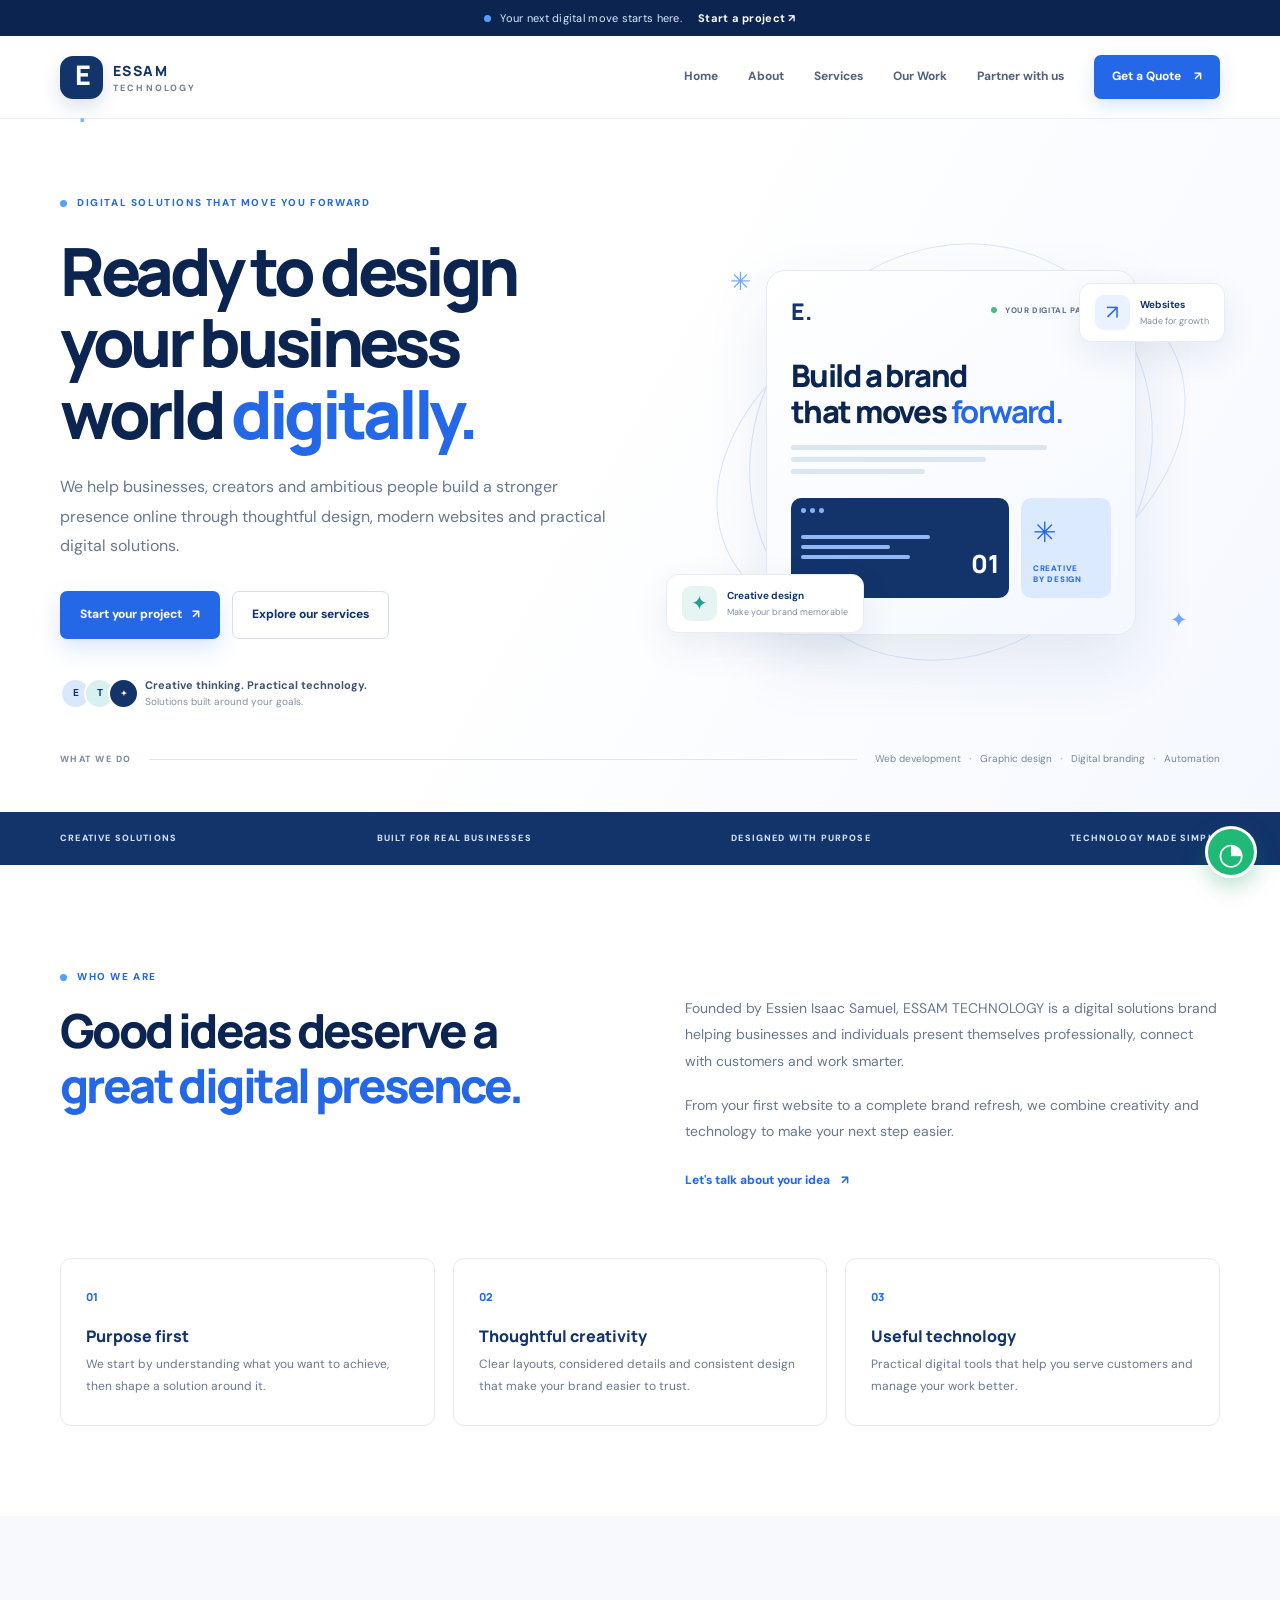
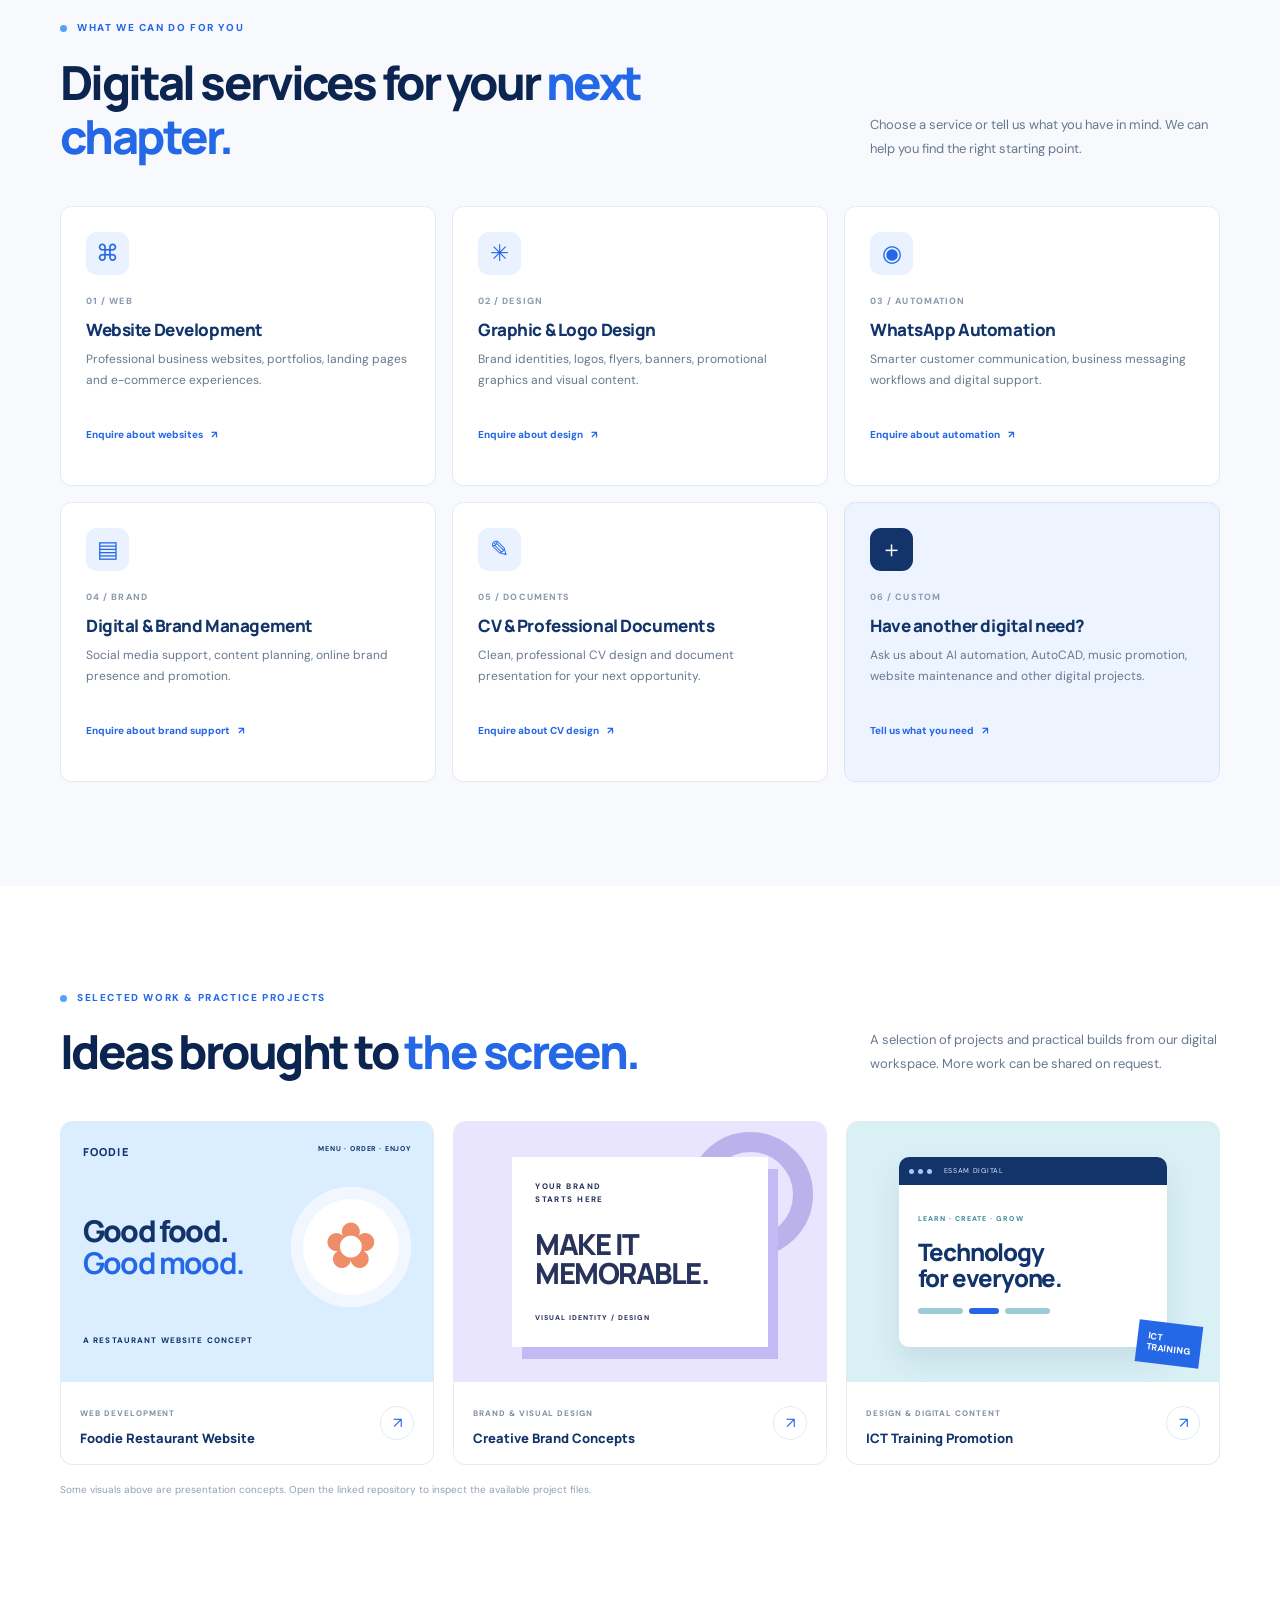
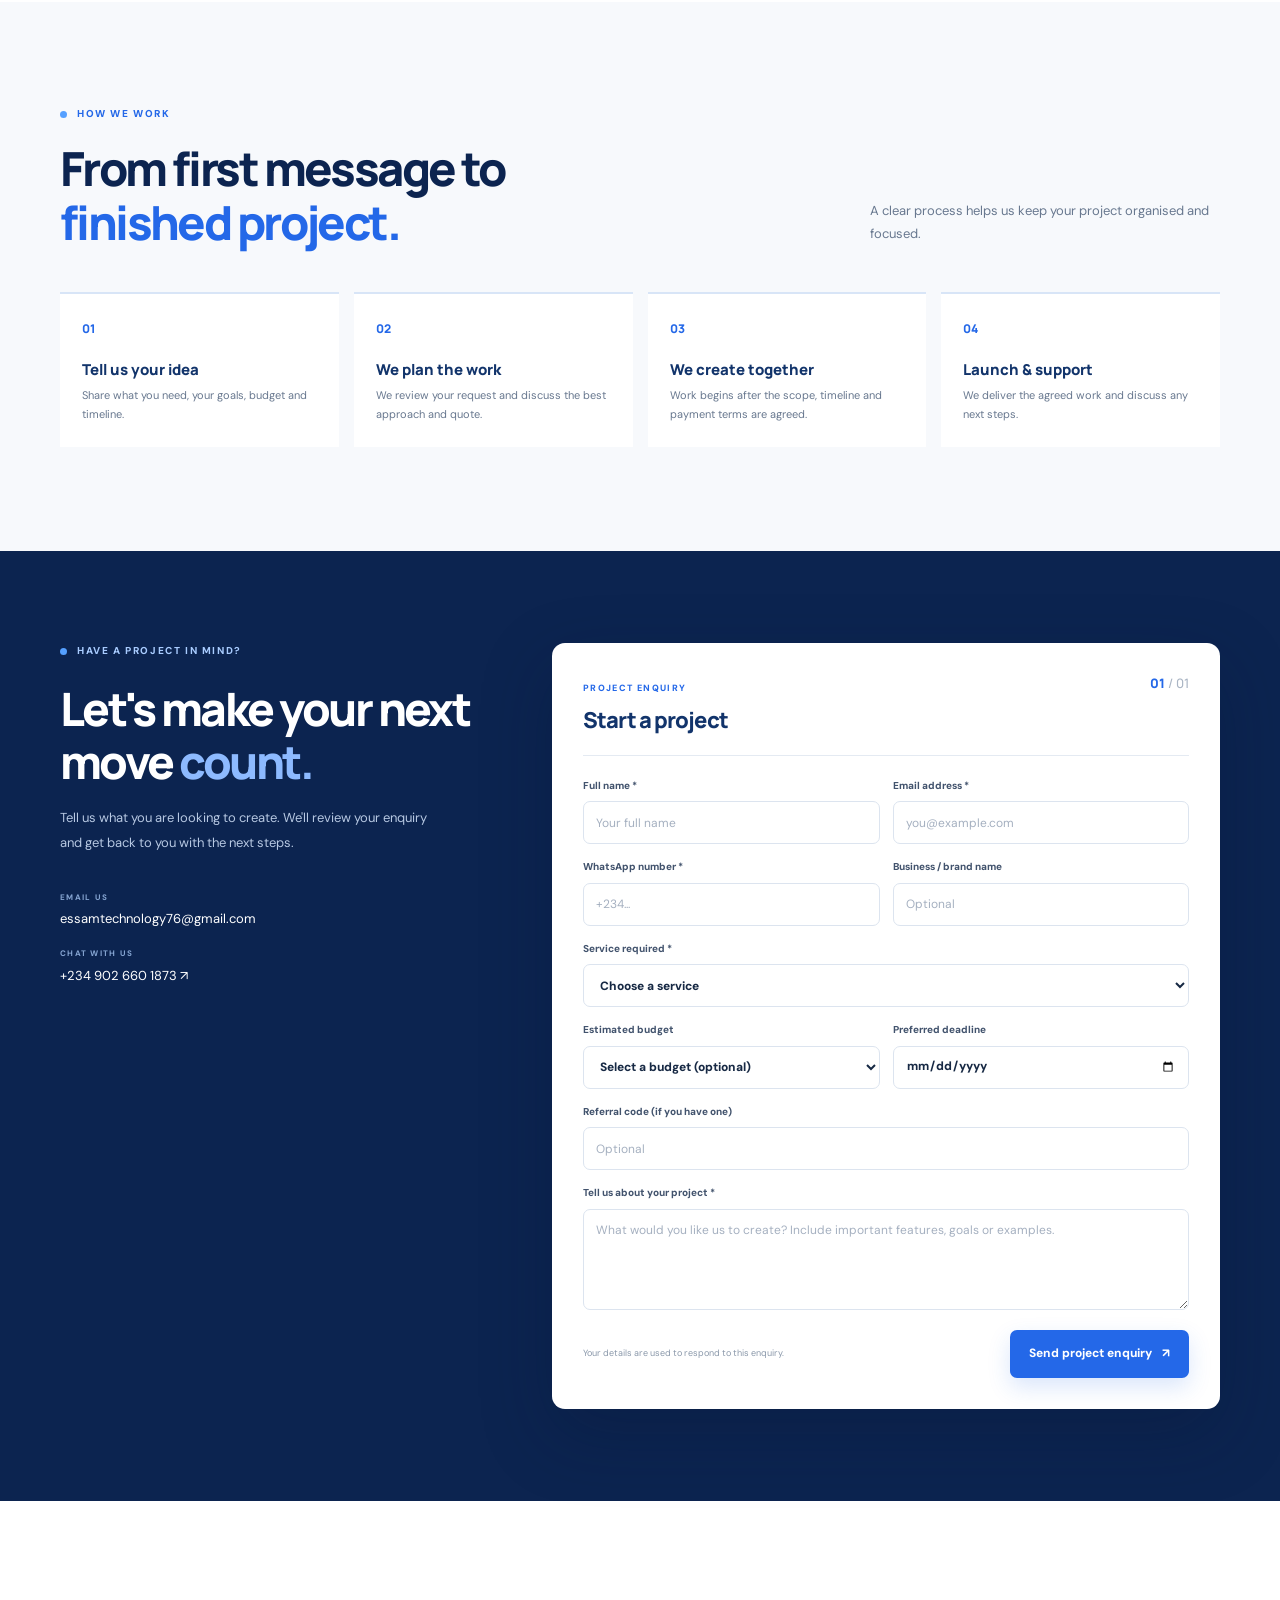
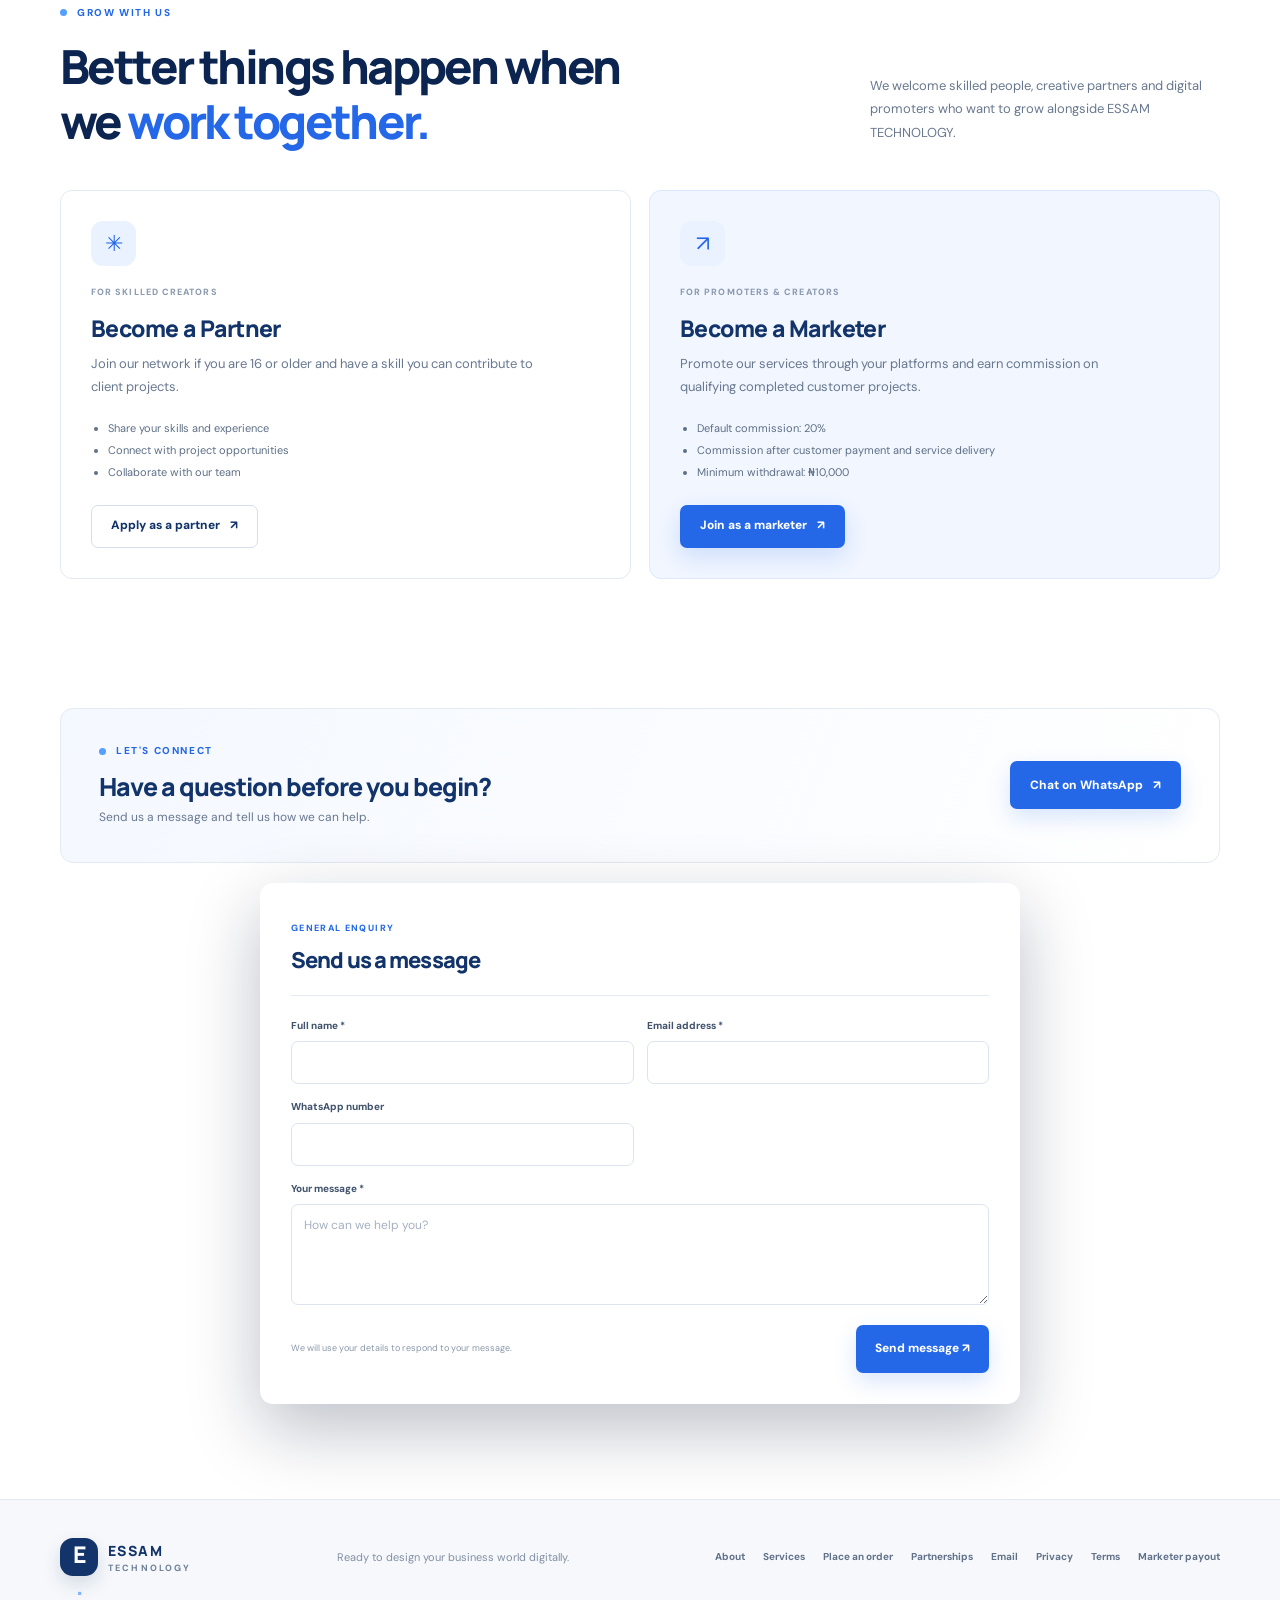
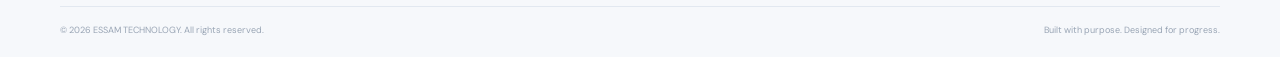
<file: index.html>
<!DOCTYPE html>
<html lang="en">
<head>
  <meta charset="UTF-8">
  <meta name="viewport" content="width=device-width, initial-scale=1.0">
  <meta name="theme-color" content="#12346b">
  <meta name="description" content="ESSAM TECHNOLOGY helps businesses grow with professional websites, graphic design, digital branding and smarter WhatsApp automation.">
  <title>ESSAM TECHNOLOGY | Digital Solutions for Growing Businesses</title>
  <link rel="preconnect" href="https://fonts.googleapis.com">
  <link rel="preconnect" href="https://fonts.gstatic.com" crossorigin>
  <link href="https://fonts.googleapis.com/css2?family=DM+Sans:wght@400;500;600;700&family=Manrope:wght@400;500;600;700;800&display=swap" rel="stylesheet">
  <link rel="stylesheet" href="style.css">
</head>
<body>
  <div class="announcement"><span class="announcement-dot"></span> Your next digital move starts here. <a href="#order">Start a project <span aria-hidden="true">↗</span></a></div>
  <header class="site-header">
    <div class="container nav-wrap">
      <a class="brand" href="#home" aria-label="ESSAM TECHNOLOGY home">
        <span class="brand-symbol">E<span>.</span></span>
        <span class="brand-copy"><strong>ESSAM</strong><small>TECHNOLOGY</small></span>
      </a>
      <button class="menu-toggle" id="menuToggle" aria-label="Open navigation" aria-expanded="false"><span></span><span></span><span></span></button>
      <nav class="main-nav" id="mainNav">
        <a href="#home">Home</a><a href="#about">About</a><a href="#services">Services</a><a href="#projects">Our Work</a><a href="#partners">Partner with us</a>
        <a class="nav-cta" href="#order">Get a Quote <span>↗</span></a>
      </nav>
    </div>
  </header>

  <main>
    <section class="hero section" id="home">
      <div class="container hero-grid">
        <div class="hero-content">
          <div class="eyebrow"><span></span> DIGITAL SOLUTIONS THAT MOVE YOU FORWARD</div>
          <h1>Ready to design your business world <em>digitally.</em></h1>
          <p class="hero-lead">We help businesses, creators and ambitious people build a stronger presence online through thoughtful design, modern websites and practical digital solutions.</p>
          <div class="hero-actions"><a class="btn btn-primary" href="#order">Start your project <span>↗</span></a><a class="btn btn-outline" href="#services">Explore our services</a></div>
          <div class="hero-proof"><div class="proof-avatars"><span>E</span><span>T</span><span>+</span></div><p><strong>Creative thinking. Practical technology.</strong><br>Solutions built around your goals.</p></div>
        </div>
        <div class="hero-art" aria-label="Abstract digital business illustration">
          <div class="art-orbit orbit-one"></div><div class="art-orbit orbit-two"></div>
          <div class="art-card card-main"><div class="art-card-top"><span class="mini-brand">E.</span><span class="live-pill"><i></i> YOUR DIGITAL PARTNER</span></div><div class="art-heading">Build a brand<br>that moves <b>forward.</b></div><div class="art-lines"><span></span><span></span><span></span></div><div class="art-visual"><div class="visual-window"><div class="window-dots"><i></i><i></i><i></i></div><div class="window-content"><span></span><span></span><span></span><b>01</b></div></div><div class="visual-tile"><span>✳</span><small>CREATIVE<br>BY DESIGN</small></div></div></div>
          <div class="floating-chip chip-top"><span class="chip-icon">↗</span><span><b>Websites</b><small>Made for growth</small></span></div>
          <div class="floating-chip chip-bottom"><span class="chip-icon chip-light">✦</span><span><b>Creative design</b><small>Make your brand memorable</small></span></div>
          <div class="art-spark spark-one">✳</div><div class="art-spark spark-two">✦</div>
        </div>
      </div>
      <div class="container hero-bottom"><span>WHAT WE DO</span><div class="hero-bottom-line"></div><p>Web development <b>·</b> Graphic design <b>·</b> Digital branding <b>·</b> Automation</p></div>
    </section>

    <section class="trust-strip"><div class="container trust-inner"><span>CREATIVE SOLUTIONS</span><span>BUILT FOR REAL BUSINESSES</span><span>DESIGNED WITH PURPOSE</span><span>TECHNOLOGY MADE SIMPLE</span></div></section>

    <section class="section about-section" id="about">
      <div class="container about-grid">
        <div class="section-intro"><div class="eyebrow"><span></span> WHO WE ARE</div><h2>Good ideas deserve a <em>great digital presence.</em></h2></div>
        <div class="about-copy"><p>Founded by Essien Isaac Samuel, ESSAM TECHNOLOGY is a digital solutions brand helping businesses and individuals present themselves professionally, connect with customers and work smarter.</p><p>From your first website to a complete brand refresh, we combine creativity and technology to make your next step easier.</p><a class="text-link" href="#order">Let's talk about your idea <span>↗</span></a></div>
      </div>
      <div class="container values-grid"><article class="value-card"><span class="value-no">01</span><h3>Purpose first</h3><p>We start by understanding what you want to achieve, then shape a solution around it.</p></article><article class="value-card"><span class="value-no">02</span><h3>Thoughtful creativity</h3><p>Clear layouts, considered details and consistent design that make your brand easier to trust.</p></article><article class="value-card"><span class="value-no">03</span><h3>Useful technology</h3><p>Practical digital tools that help you serve customers and manage your work better.</p></article></div>
    </section>

    <section class="section services-section" id="services">
      <div class="container"><div class="section-heading"><div><div class="eyebrow"><span></span> WHAT WE CAN DO FOR YOU</div><h2>Digital services for your <em>next chapter.</em></h2></div><p>Choose a service or tell us what you have in mind. We can help you find the right starting point.</p></div>
        <div class="services-grid">
          <article class="service-card"><div class="service-icon">⌘</div><span class="service-index">01 / WEB</span><h3>Website Development</h3><p>Professional business websites, portfolios, landing pages and e-commerce experiences.</p><a href="#order" data-service="Website Development">Enquire about websites <span>↗</span></a></article>
          <article class="service-card"><div class="service-icon">✳</div><span class="service-index">02 / DESIGN</span><h3>Graphic & Logo Design</h3><p>Brand identities, logos, flyers, banners, promotional graphics and visual content.</p><a href="#order" data-service="Graphic Design Services">Enquire about design <span>↗</span></a></article>
          <article class="service-card"><div class="service-icon">◉</div><span class="service-index">03 / AUTOMATION</span><h3>WhatsApp Automation</h3><p>Smarter customer communication, business messaging workflows and digital support.</p><a href="#order" data-service="WhatsApp Business Automation">Enquire about automation <span>↗</span></a></article>
          <article class="service-card"><div class="service-icon">▤</div><span class="service-index">04 / BRAND</span><h3>Digital & Brand Management</h3><p>Social media support, content planning, online brand presence and promotion.</p><a href="#order" data-service="Social Media & Brand Management">Enquire about brand support <span>↗</span></a></article>
          <article class="service-card"><div class="service-icon">✎</div><span class="service-index">05 / DOCUMENTS</span><h3>CV & Professional Documents</h3><p>Clean, professional CV design and document presentation for your next opportunity.</p><a href="#order" data-service="CV Design">Enquire about CV design <span>↗</span></a></article>
          <article class="service-card service-card-featured"><div class="service-icon">＋</div><span class="service-index">06 / CUSTOM</span><h3>Have another digital need?</h3><p>Ask us about AI automation, AutoCAD, music promotion, website maintenance and other digital projects.</p><a href="#order" data-service="Other / Custom Digital Service">Tell us what you need <span>↗</span></a></article>
        </div>
      </div>
    </section>

    <section class="section projects-section" id="projects">
      <div class="container"><div class="section-heading"><div><div class="eyebrow"><span></span> SELECTED WORK & PRACTICE PROJECTS</div><h2>Ideas brought to <em>the screen.</em></h2></div><p>A selection of projects and practical builds from our digital workspace. More work can be shared on request.</p></div>
        <div class="projects-grid">
          <article class="project-card project-blue"><div class="project-preview preview-food"><div class="preview-top">FOODIE <span>MENU · ORDER · ENJOY</span></div><div class="food-layout"><div class="food-title">Good food.<br><b>Good mood.</b></div><div class="food-plate">✿</div></div><div class="preview-bottom">A RESTAURANT WEBSITE CONCEPT</div></div><div class="project-meta"><div><span>WEB DEVELOPMENT</span><h3>Foodie Restaurant Website</h3></div><a href="https://github.com/essamtechnology76-wq/foodie-restaurant-website" target="_blank" rel="noopener" aria-label="View Foodie repository">↗</a></div></article>
          <article class="project-card project-lilac"><div class="project-preview preview-brand"><div class="brand-poster"><span>YOUR BRAND<br>STARTS HERE</span><b>MAKE IT<br>MEMORABLE.</b><small>VISUAL IDENTITY / DESIGN</small></div><div class="brand-shape"></div></div><div class="project-meta"><div><span>BRAND & VISUAL DESIGN</span><h3>Creative Brand Concepts</h3></div><a href="#order" aria-label="Ask about brand design">↗</a></div></article>
          <article class="project-card project-sky"><div class="project-preview preview-digital"><div class="digital-window"><div class="digital-head"><i></i><i></i><i></i><span>ESSAM DIGITAL</span></div><div class="digital-content"><small>LEARN · CREATE · GROW</small><b>Technology<br>for everyone.</b><div class="digital-bars"><i></i><i></i><i></i></div></div></div><div class="digital-sticker">ICT<br>TRAINING</div></div><div class="project-meta"><div><span>DESIGN & DIGITAL CONTENT</span><h3>ICT Training Promotion</h3></div><a href="#order" aria-label="Ask about promotional design">↗</a></div></article>
        </div>
        <p class="project-note">Some visuals above are presentation concepts. Open the linked repository to inspect the available project files.</p>
      </div>
    </section>

    <section class="section process-section"><div class="container"><div class="section-heading"><div><div class="eyebrow"><span></span> HOW WE WORK</div><h2>From first message to <em>finished project.</em></h2></div><p>A clear process helps us keep your project organised and focused.</p></div><div class="process-grid"><article><span>01</span><h3>Tell us your idea</h3><p>Share what you need, your goals, budget and timeline.</p></article><article><span>02</span><h3>We plan the work</h3><p>We review your request and discuss the best approach and quote.</p></article><article><span>03</span><h3>We create together</h3><p>Work begins after the scope, timeline and payment terms are agreed.</p></article><article><span>04</span><h3>Launch & support</h3><p>We deliver the agreed work and discuss any next steps.</p></article></div></div></section>

    <section class="section order-section" id="order"><div class="container order-wrap"><div class="order-copy"><div class="eyebrow eyebrow-light"><span></span> HAVE A PROJECT IN MIND?</div><h2>Let's make your next move <em>count.</em></h2><p>Tell us what you are looking to create. We'll review your enquiry and get back to you with the next steps.</p><div class="contact-detail"><span>EMAIL US</span><a href="mailto:essamtechnology76@gmail.com">essamtechnology76@gmail.com</a></div><div class="contact-detail"><span>CHAT WITH US</span><a href="https://wa.me/2349026601873" target="_blank" rel="noopener">+234 902 660 1873 ↗</a></div></div>
      <div class="form-card"><div class="form-card-heading"><div><span class="form-overline">PROJECT ENQUIRY</span><h3>Start a project</h3></div><span class="form-step">01 <i>/ 01</i></span></div>
        <form data-form="order" class="site-form" id="orderForm">
          <div class="form-grid"><label>Full name *<input name="fullName" autocomplete="name" required maxlength="150" placeholder="Your full name"></label><label>Email address *<input name="email" type="email" autocomplete="email" required placeholder="you@example.com"></label><label>WhatsApp number *<input name="whatsapp" type="tel" autocomplete="tel" required placeholder="+234..."></label><label>Business / brand name<input name="businessName" autocomplete="organization" placeholder="Optional"></label>
            <label class="field-wide">Service required *<select name="service" required><option value="">Choose a service</option><option>Website Development</option><option>E-commerce Website Development</option><option>Restaurant Website</option><option>Portfolio Website</option><option>Website Redesign</option><option>Landing Page</option><option>Graphic Design Services</option><option>Logo Design</option><option>WhatsApp Business Automation</option><option>Social Media & Brand Management</option><option>CV Design</option><option>AI Automation</option><option>AutoCAD</option><option>Music Promotion</option><option>Website Maintenance</option><option>Other / Custom Digital Service</option></select></label>
            <label>Estimated budget<select name="budget"><option value="">Select a budget (optional)</option><option>Below ₦50,000</option><option>₦50,000 – ₦100,000</option><option>₦100,000 – ₦250,000</option><option>₦250,000 – ₦500,000</option><option>₦500,000 – ₦1,000,000</option><option>Above ₦1,000,000</option><option>Let's discuss</option></select></label><label>Preferred deadline<input name="deadline" type="date"></label>
            <label class="field-wide">Referral code (if you have one)<input name="referralCode" placeholder="Optional"></label><label class="field-wide">Tell us about your project *<textarea name="description" rows="4" required placeholder="What would you like us to create? Include important features, goals or examples."></textarea></label>
          </div>
          <div class="form-actions"><p>Your details are used to respond to this enquiry.</p><button class="btn btn-primary btn-submit" type="submit">Send project enquiry <span>↗</span></button></div><div class="form-feedback" role="status" aria-live="polite"></div>
        </form>
      </div>
    </div></section>

    <section class="section community-section" id="partners"><div class="container"><div class="section-heading"><div><div class="eyebrow"><span></span> GROW WITH US</div><h2>Better things happen when we <em>work together.</em></h2></div><p>We welcome skilled people, creative partners and digital promoters who want to grow alongside ESSAM TECHNOLOGY.</p></div>
      <div class="community-grid">
        <article class="community-card"><span class="community-icon">✳</span><span class="service-index">FOR SKILLED CREATORS</span><h3>Become a Partner</h3><p>Join our network if you are 16 or older and have a skill you can contribute to client projects.</p><ul><li>Share your skills and experience</li><li>Connect with project opportunities</li><li>Collaborate with our team</li></ul><button class="btn btn-outline open-form" data-target="partnerForm">Apply as a partner <span>↗</span></button></article>
        <article class="community-card community-card-blue"><span class="community-icon">↗</span><span class="service-index">FOR PROMOTERS & CREATORS</span><h3>Become a Marketer</h3><p>Promote our services through your platforms and earn commission on qualifying completed customer projects.</p><ul><li>Default commission: 20%</li><li>Commission after customer payment and service delivery</li><li>Minimum withdrawal: ₦10,000</li></ul><button class="btn btn-primary open-form" data-target="marketerForm">Join as a marketer <span>↗</span></button></article>
      </div>
      <div class="inline-form-wrap" id="partnerFormWrap"><div class="form-card compact-form"><div class="form-card-heading"><div><span class="form-overline">PARTNER REGISTRATION</span><h3>Tell us about your skills</h3></div><button type="button" class="close-form" aria-label="Close form">×</button></div><form data-form="partner" id="partnerForm" class="site-form"><div class="form-grid"><label>Full name *<input name="fullName" required maxlength="150"></label><label>Email address *<input name="email" type="email" required></label><label>WhatsApp number *<input name="whatsapp" type="tel" required></label><label>Location *<input name="location" required placeholder="City, country"></label><label class="field-wide">Your skills *<input name="skills" required placeholder="e.g. UI design, frontend development"></label><label>Experience level<input name="experience" placeholder="e.g. Beginner, 2 years"></label><label>Portfolio / CV link<input name="portfolioLink" type="url" placeholder="https://"></label><label class="field-wide">Brief introduction *<textarea name="introduction" required rows="3" placeholder="Tell us about yourself and the skills you bring."></textarea></label></div><div class="form-actions"><p>Partner applicants must be at least 16 years old.</p><button class="btn btn-primary btn-submit" type="submit">Submit application ↗</button></div><div class="form-feedback" role="status" aria-live="polite"></div></form></div></div>
      <div class="inline-form-wrap" id="marketerFormWrap"><div class="form-card compact-form"><div class="form-card-heading"><div><span class="form-overline">MARKETER REGISTRATION</span><h3>Let's grow together</h3></div><button type="button" class="close-form" aria-label="Close form">×</button></div><form data-form="marketer" id="marketerForm" class="site-form"><div class="form-grid"><label>Full name *<input name="fullName" required maxlength="150"></label><label>Email address *<input name="email" type="email" required></label><label>WhatsApp number *<input name="whatsapp" type="tel" required></label><label>Location *<input name="location" required></label><label class="field-wide">Platforms you use *<input name="platforms" required placeholder="Instagram, TikTok, Facebook, YouTube..."></label><label class="field-wide">Profile links / usernames *<textarea name="platformLinks" rows="2" required placeholder="Paste your profile links or usernames"></textarea></label><label>Approximate audience size<input name="followers" placeholder="e.g. 5,000"></label><label>Content category<input name="contentCategory" placeholder="e.g. business, lifestyle, tech"></label></div><div class="form-actions"><p>Commission is subject to verified referrals, customer payment and service delivery.</p><button class="btn btn-primary btn-submit" type="submit">Submit registration ↗</button></div><div class="form-feedback" role="status" aria-live="polite"></div></form></div></div>
    </div></section>

    <section class="section contact-section" id="contact"><div class="container"><div class="contact-banner"><div><div class="eyebrow"><span></span> LET'S CONNECT</div><h2>Have a question before you begin?</h2><p>Send us a message and tell us how we can help.</p></div><a class="btn btn-primary" href="https://wa.me/2349026601873?text=Hello%20ESSAM%20TECHNOLOGY%2C%20I%20would%20like%20to%20make%20an%20enquiry." target="_blank" rel="noopener">Chat on WhatsApp <span>↗</span></a></div>
      <div class="form-card contact-form-card"><div class="form-card-heading"><div><span class="form-overline">GENERAL ENQUIRY</span><h3>Send us a message</h3></div></div><form data-form="contact" class="site-form"><div class="form-grid"><label>Full name *<input name="fullName" required maxlength="150"></label><label>Email address *<input name="email" type="email" required></label><label>WhatsApp number<input name="whatsapp" type="tel"></label><label class="field-wide">Your message *<textarea name="message" rows="4" required placeholder="How can we help you?"></textarea></label></div><div class="form-actions"><p>We will use your details to respond to your message.</p><button class="btn btn-primary btn-submit" type="submit">Send message ↗</button></div><div class="form-feedback" role="status" aria-live="polite"></div></form></div>
    </div></section>
  </main>

  <footer class="site-footer"><div class="container footer-top"><a class="brand brand-footer" href="#home"><span class="brand-symbol">E<span>.</span></span><span class="brand-copy"><strong>ESSAM</strong><small>TECHNOLOGY</small></span></a><p>Ready to design your business world digitally.</p><div class="footer-links"><a href="#about">About</a><a href="#services">Services</a><a href="#order">Place an order</a><a href="#partners">Partnerships</a><a href="mailto:essamtechnology76@gmail.com">Email</a><a href="privacy.html">Privacy</a><a href="terms.html">Terms</a><a href="payment.html">Marketer payout</a></div></div><div class="container footer-bottom"><span>© <span id="year"></span> ESSAM TECHNOLOGY. All rights reserved.</span><span>Built with purpose. Designed for progress.</span></div></footer>
  <a class="whatsapp-float" href="https://wa.me/2349026601873" target="_blank" rel="noopener" aria-label="Chat with ESSAM TECHNOLOGY on WhatsApp">◔</a>
  <script src="script.js"></script>
</body>
</html>
</file>
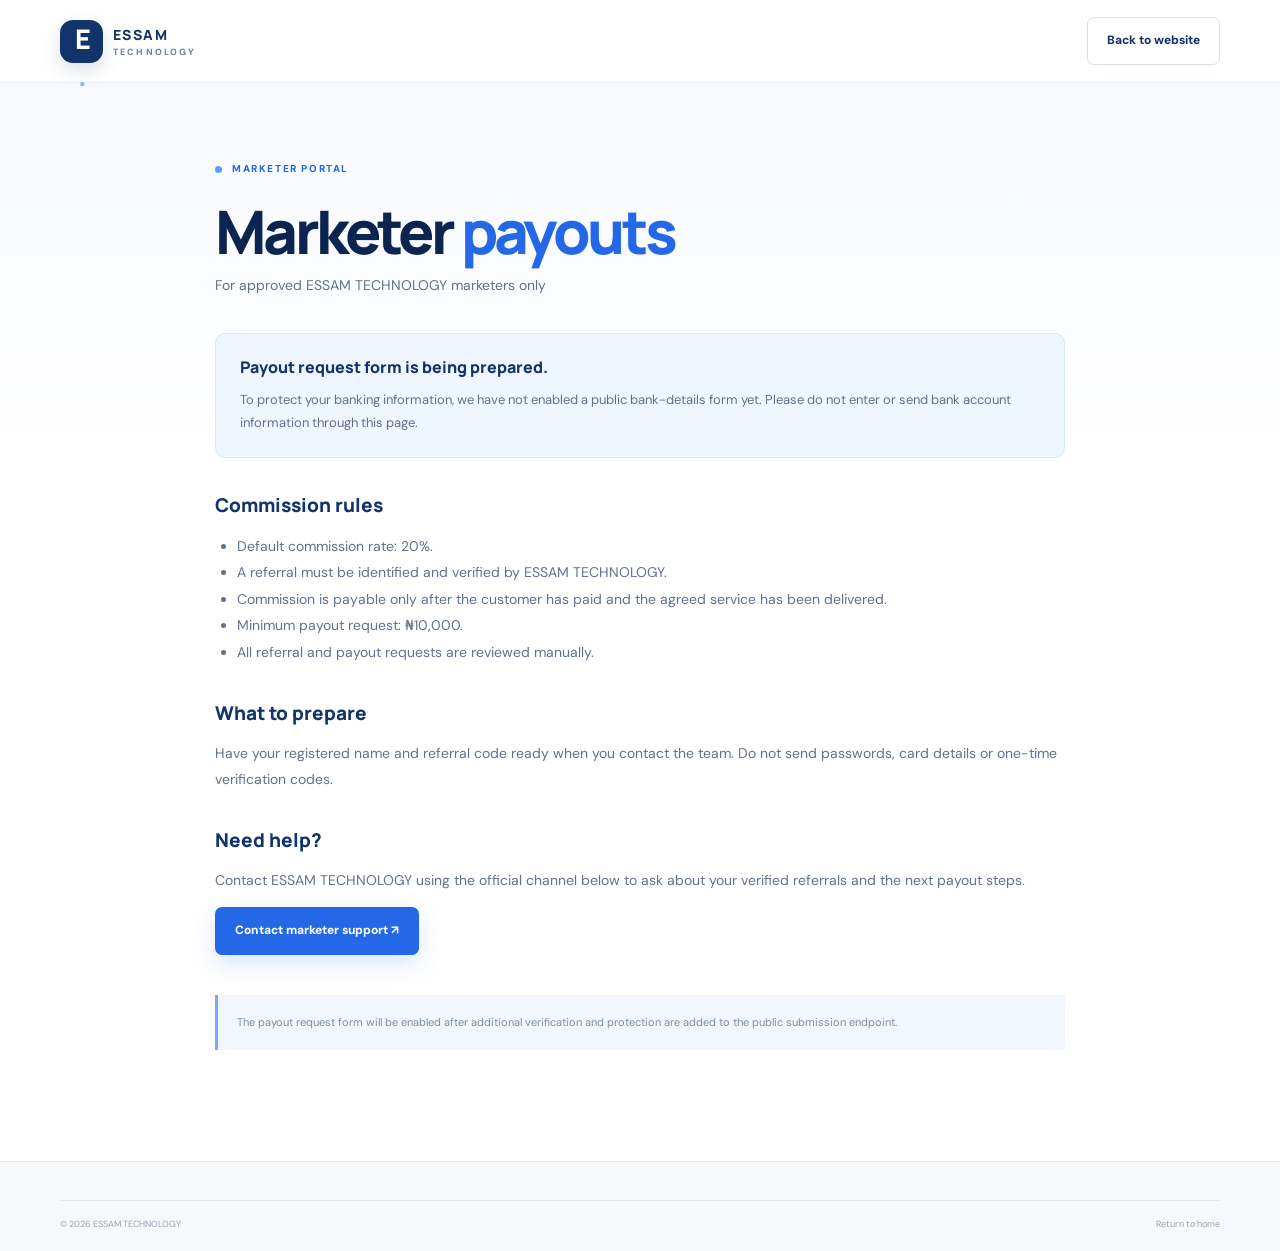
<file: payment.html>
<!DOCTYPE html>
<html lang="en"><head><meta charset="UTF-8"><meta name="viewport" content="width=device-width,initial-scale=1"><meta name="theme-color" content="#12346b"><title>Marketer Payout Information | ESSAM TECHNOLOGY</title><link rel="preconnect" href="https://fonts.googleapis.com"><link href="https://fonts.googleapis.com/css2?family=DM+Sans:wght@400;500;600;700&family=Manrope:wght@400;600;700;800&display=swap" rel="stylesheet"><link rel="stylesheet" href="style.css"></head>
<body><header class="site-header"><div class="container nav-wrap"><a class="brand" href="index.html"><span class="brand-symbol">E<span>.</span></span><span class="brand-copy"><strong>ESSAM</strong><small>TECHNOLOGY</small></span></a><a class="btn btn-outline" href="index.html">Back to website</a></div></header>
<main class="policy-page"><div class="container policy-container"><div class="eyebrow"><span></span> MARKETER PORTAL</div><h1>Marketer <em>payouts</em></h1><p class="policy-updated">For approved ESSAM TECHNOLOGY marketers only</p><div class="payout-notice"><strong>Payout request form is being prepared.</strong><p>To protect your banking information, we have not enabled a public bank-details form yet. Please do not enter or send bank account information through this page.</p></div>
<h2>Commission rules</h2><ul><li>Default commission rate: 20%.</li><li>A referral must be identified and verified by ESSAM TECHNOLOGY.</li><li>Commission is payable only after the customer has paid and the agreed service has been delivered.</li><li>Minimum payout request: ₦10,000.</li><li>All referral and payout requests are reviewed manually.</li></ul>
<h2>What to prepare</h2><p>Have your registered name and referral code ready when you contact the team. Do not send passwords, card details or one-time verification codes.</p>
<h2>Need help?</h2><p>Contact ESSAM TECHNOLOGY using the official channel below to ask about your verified referrals and the next payout steps.</p><a class="btn btn-primary" href="https://wa.me/2349026601873?text=Hello%20ESSAM%20TECHNOLOGY%2C%20I%20am%20an%20approved%20marketer%20and%20would%20like%20to%20ask%20about%20a%20payout%20request." target="_blank" rel="noopener">Contact marketer support ↗</a><p class="policy-note">The payout request form will be enabled after additional verification and protection are added to the public submission endpoint.</p></div></main>
<footer class="site-footer"><div class="container footer-bottom"><span>© 2026 ESSAM TECHNOLOGY</span><a href="index.html">Return to home</a></div></footer></body></html>
</file>
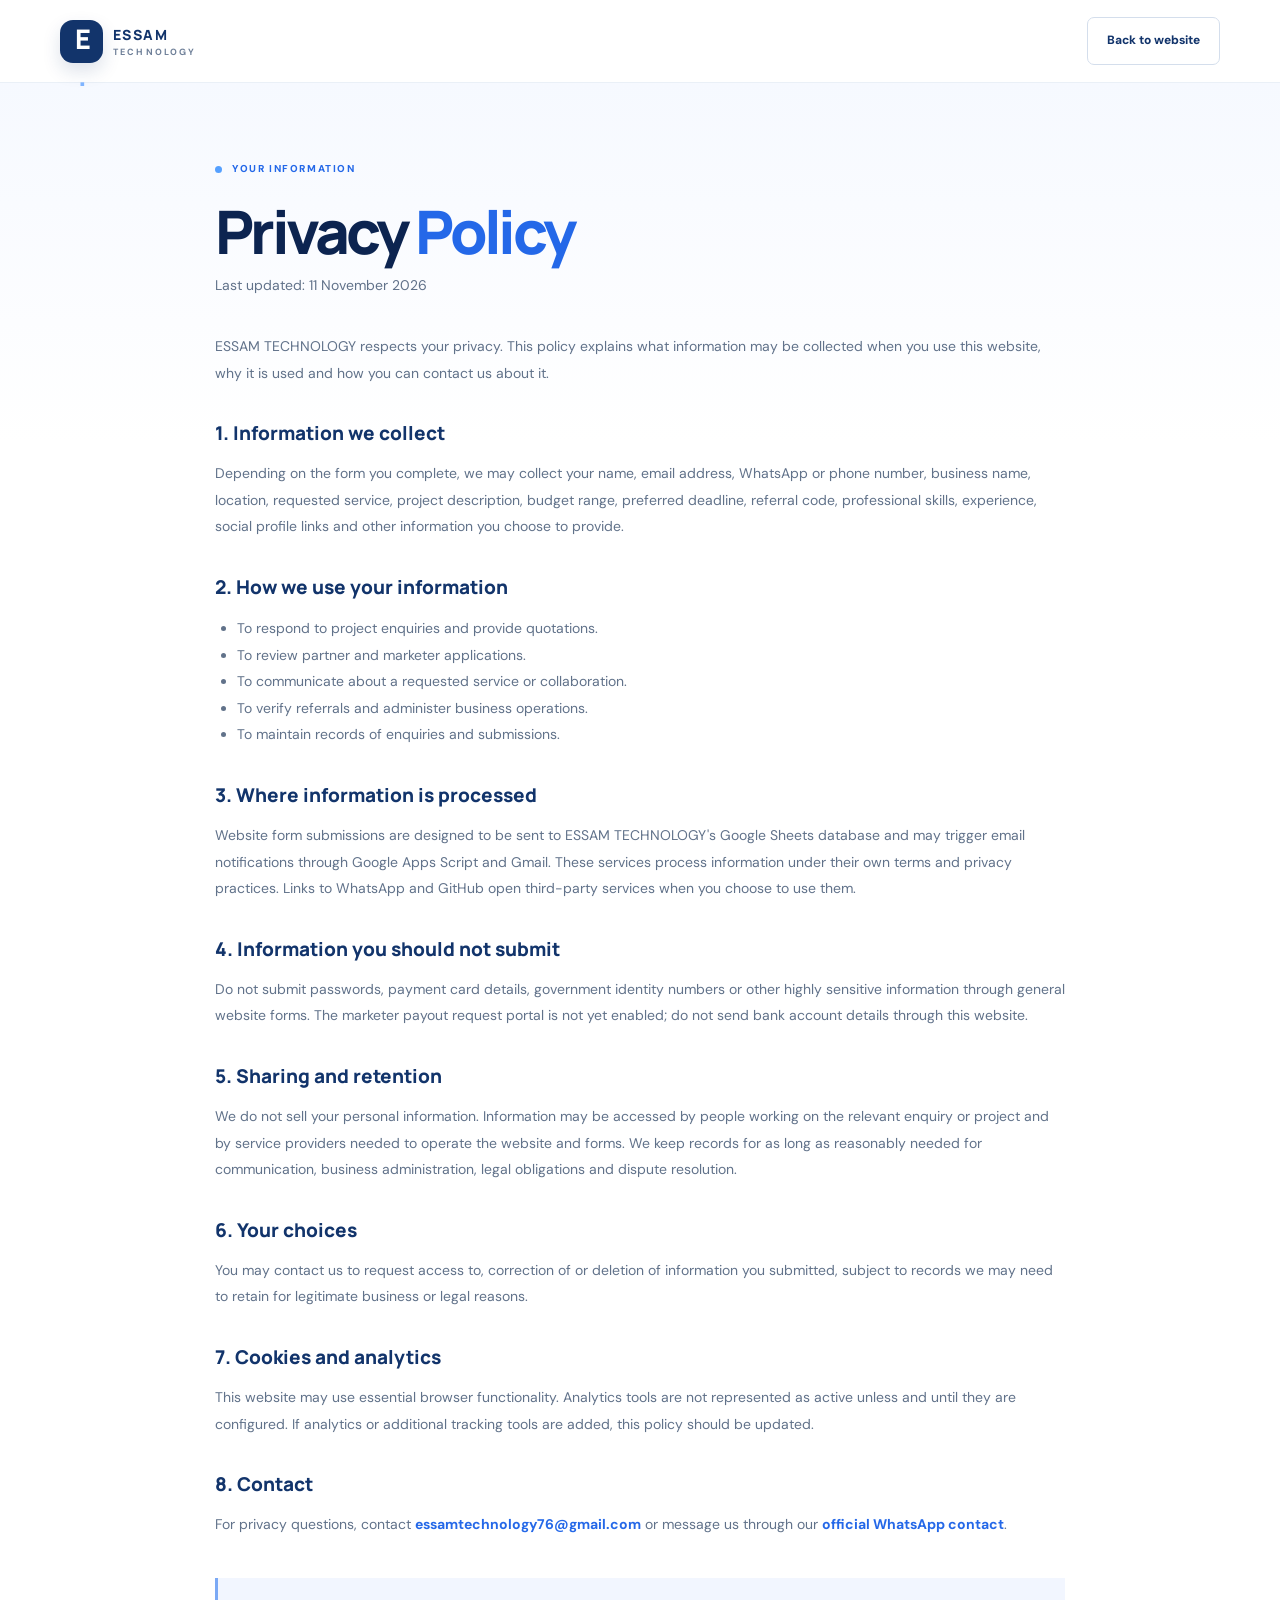
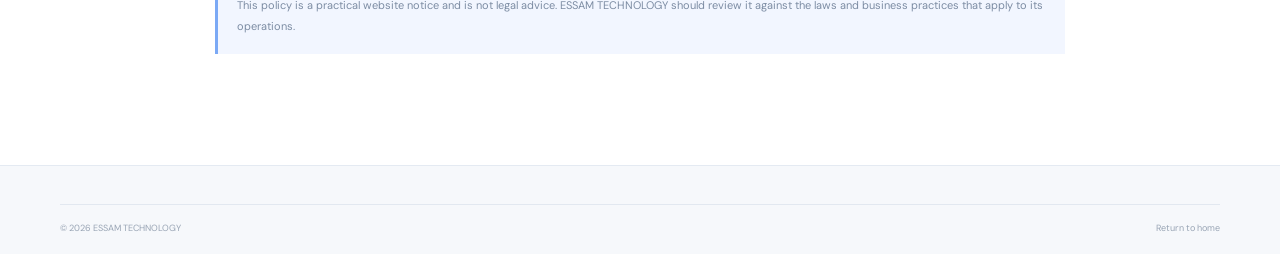
<file: privacy.html>
<!DOCTYPE html>
<html lang="en"><head><meta charset="UTF-8"><meta name="viewport" content="width=device-width,initial-scale=1"><meta name="theme-color" content="#12346b"><title>Privacy Policy | ESSAM TECHNOLOGY</title><link rel="preconnect" href="https://fonts.googleapis.com"><link href="https://fonts.googleapis.com/css2?family=DM+Sans:wght@400;500;600;700&family=Manrope:wght@400;600;700;800&display=swap" rel="stylesheet"><link rel="stylesheet" href="style.css"></head>
<body><header class="site-header"><div class="container nav-wrap"><a class="brand" href="index.html"><span class="brand-symbol">E<span>.</span></span><span class="brand-copy"><strong>ESSAM</strong><small>TECHNOLOGY</small></span></a><a class="btn btn-outline" href="index.html">Back to website</a></div></header>
<main class="policy-page"><div class="container policy-container"><div class="eyebrow"><span></span> YOUR INFORMATION</div><h1>Privacy <em>Policy</em></h1><p class="policy-updated">Last updated: 11 November 2026</p><p>ESSAM TECHNOLOGY respects your privacy. This policy explains what information may be collected when you use this website, why it is used and how you can contact us about it.</p>
<h2>1. Information we collect</h2><p>Depending on the form you complete, we may collect your name, email address, WhatsApp or phone number, business name, location, requested service, project description, budget range, preferred deadline, referral code, professional skills, experience, social profile links and other information you choose to provide.</p>
<h2>2. How we use your information</h2><ul><li>To respond to project enquiries and provide quotations.</li><li>To review partner and marketer applications.</li><li>To communicate about a requested service or collaboration.</li><li>To verify referrals and administer business operations.</li><li>To maintain records of enquiries and submissions.</li></ul>
<h2>3. Where information is processed</h2><p>Website form submissions are designed to be sent to ESSAM TECHNOLOGY's Google Sheets database and may trigger email notifications through Google Apps Script and Gmail. These services process information under their own terms and privacy practices. Links to WhatsApp and GitHub open third-party services when you choose to use them.</p>
<h2>4. Information you should not submit</h2><p>Do not submit passwords, payment card details, government identity numbers or other highly sensitive information through general website forms. The marketer payout request portal is not yet enabled; do not send bank account details through this website.</p>
<h2>5. Sharing and retention</h2><p>We do not sell your personal information. Information may be accessed by people working on the relevant enquiry or project and by service providers needed to operate the website and forms. We keep records for as long as reasonably needed for communication, business administration, legal obligations and dispute resolution.</p>
<h2>6. Your choices</h2><p>You may contact us to request access to, correction of or deletion of information you submitted, subject to records we may need to retain for legitimate business or legal reasons.</p>
<h2>7. Cookies and analytics</h2><p>This website may use essential browser functionality. Analytics tools are not represented as active unless and until they are configured. If analytics or additional tracking tools are added, this policy should be updated.</p>
<h2>8. Contact</h2><p>For privacy questions, contact <a href="mailto:essamtechnology76@gmail.com">essamtechnology76@gmail.com</a> or message us through our <a href="https://wa.me/2349026601873">official WhatsApp contact</a>.</p><p class="policy-note">This policy is a practical website notice and is not legal advice. ESSAM TECHNOLOGY should review it against the laws and business practices that apply to its operations.</p></div></main>
<footer class="site-footer"><div class="container footer-bottom"><span>© 2026 ESSAM TECHNOLOGY</span><a href="index.html">Return to home</a></div></footer></body></html>
</file>
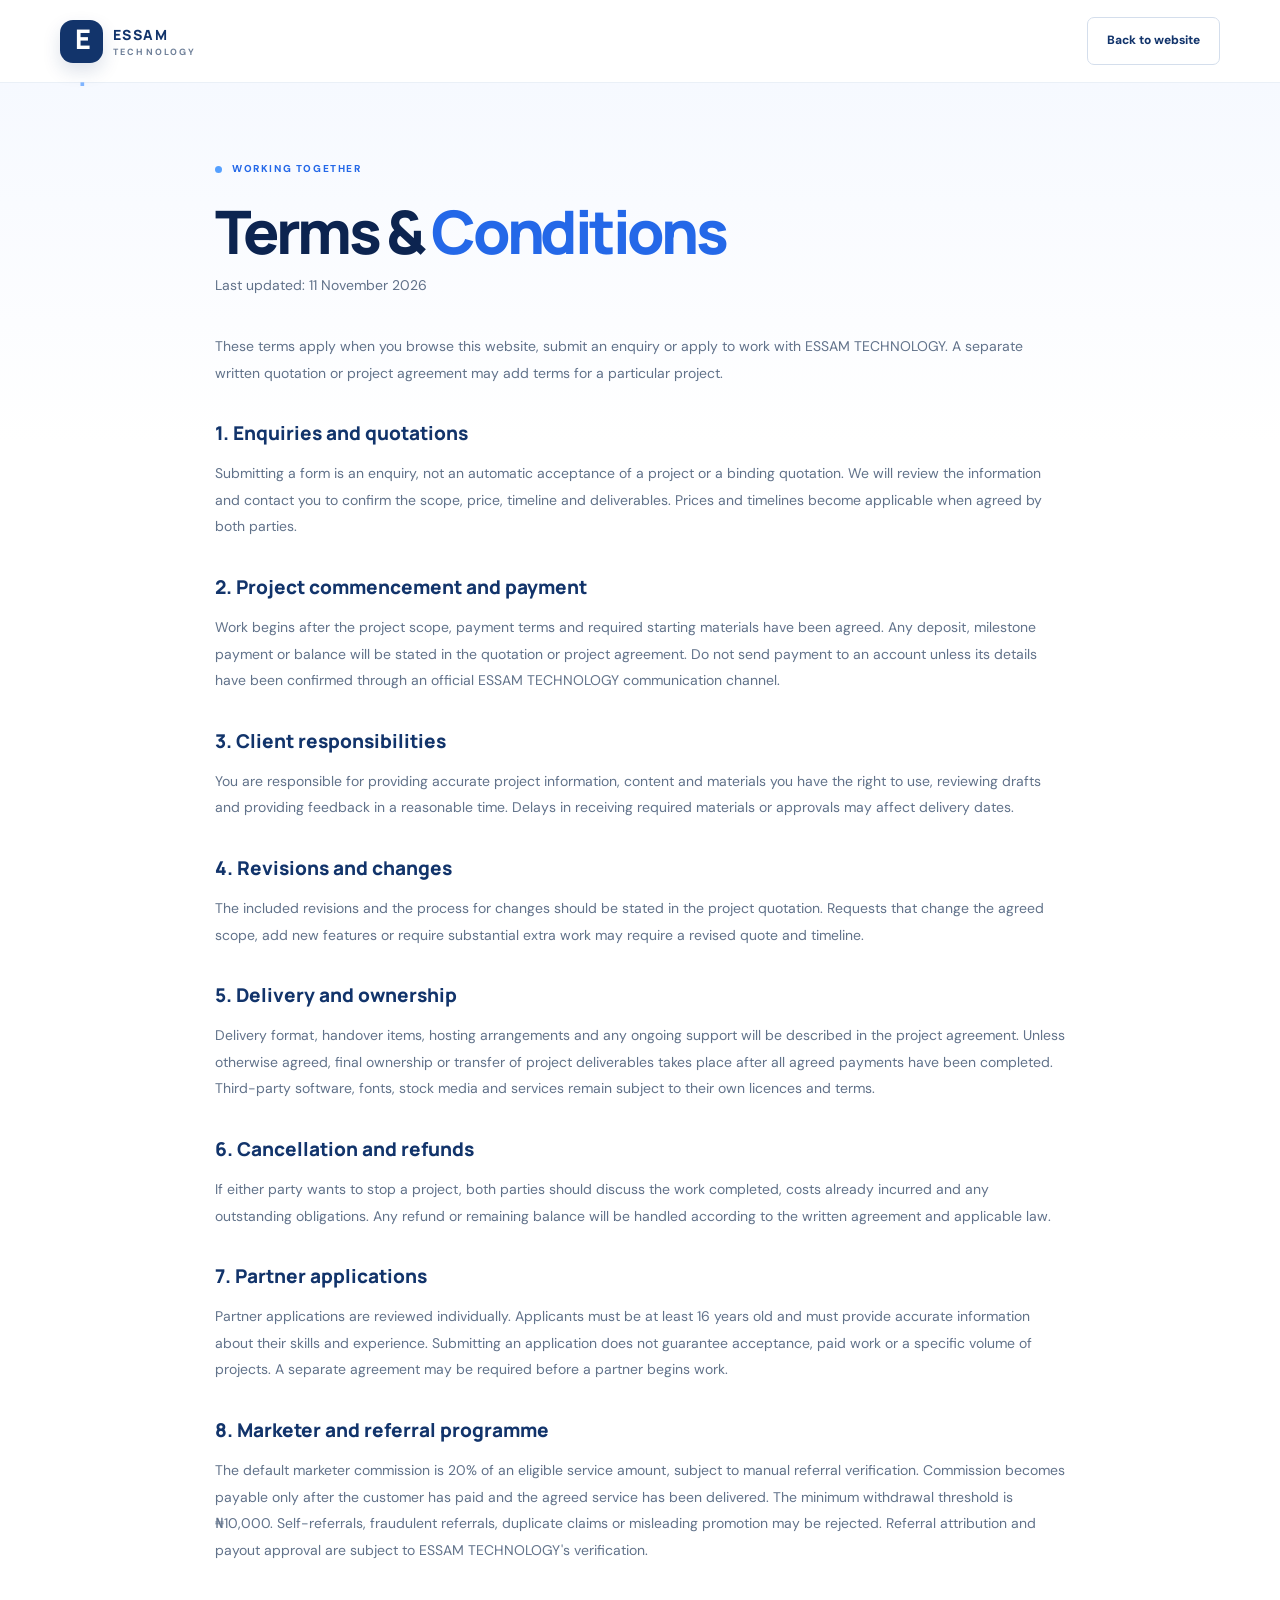
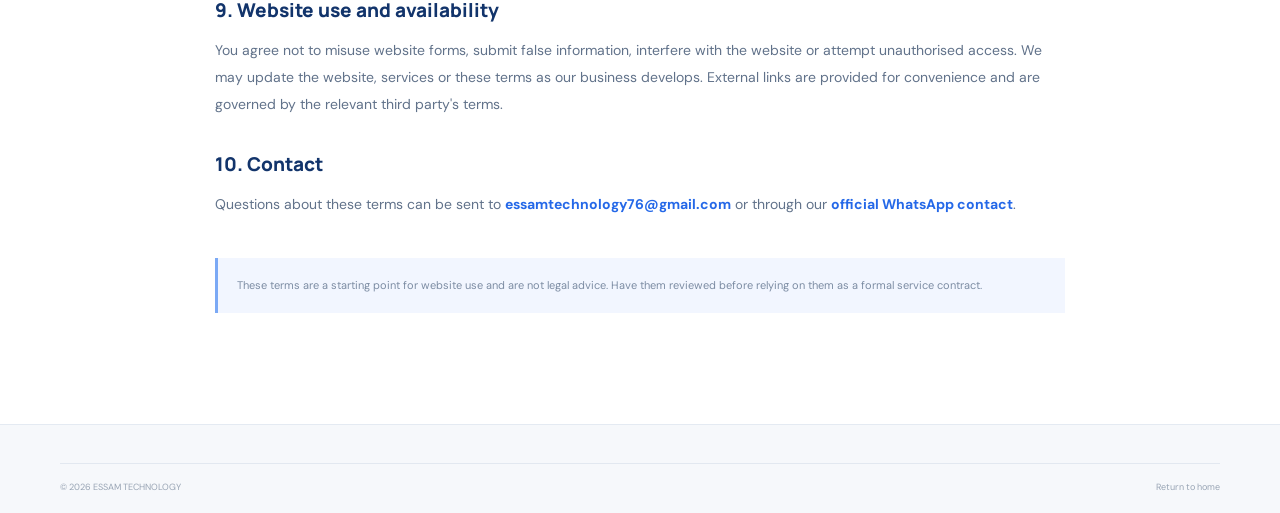
<file: terms.html>
<!DOCTYPE html>
<html lang="en"><head><meta charset="UTF-8"><meta name="viewport" content="width=device-width,initial-scale=1"><meta name="theme-color" content="#12346b"><title>Terms and Conditions | ESSAM TECHNOLOGY</title><link rel="preconnect" href="https://fonts.googleapis.com"><link href="https://fonts.googleapis.com/css2?family=DM+Sans:wght@400;500;600;700&family=Manrope:wght@400;600;700;800&display=swap" rel="stylesheet"><link rel="stylesheet" href="style.css"></head>
<body><header class="site-header"><div class="container nav-wrap"><a class="brand" href="index.html"><span class="brand-symbol">E<span>.</span></span><span class="brand-copy"><strong>ESSAM</strong><small>TECHNOLOGY</small></span></a><a class="btn btn-outline" href="index.html">Back to website</a></div></header>
<main class="policy-page"><div class="container policy-container"><div class="eyebrow"><span></span> WORKING TOGETHER</div><h1>Terms & <em>Conditions</em></h1><p class="policy-updated">Last updated: 11 November 2026</p><p>These terms apply when you browse this website, submit an enquiry or apply to work with ESSAM TECHNOLOGY. A separate written quotation or project agreement may add terms for a particular project.</p>
<h2>1. Enquiries and quotations</h2><p>Submitting a form is an enquiry, not an automatic acceptance of a project or a binding quotation. We will review the information and contact you to confirm the scope, price, timeline and deliverables. Prices and timelines become applicable when agreed by both parties.</p>
<h2>2. Project commencement and payment</h2><p>Work begins after the project scope, payment terms and required starting materials have been agreed. Any deposit, milestone payment or balance will be stated in the quotation or project agreement. Do not send payment to an account unless its details have been confirmed through an official ESSAM TECHNOLOGY communication channel.</p>
<h2>3. Client responsibilities</h2><p>You are responsible for providing accurate project information, content and materials you have the right to use, reviewing drafts and providing feedback in a reasonable time. Delays in receiving required materials or approvals may affect delivery dates.</p>
<h2>4. Revisions and changes</h2><p>The included revisions and the process for changes should be stated in the project quotation. Requests that change the agreed scope, add new features or require substantial extra work may require a revised quote and timeline.</p>
<h2>5. Delivery and ownership</h2><p>Delivery format, handover items, hosting arrangements and any ongoing support will be described in the project agreement. Unless otherwise agreed, final ownership or transfer of project deliverables takes place after all agreed payments have been completed. Third-party software, fonts, stock media and services remain subject to their own licences and terms.</p>
<h2>6. Cancellation and refunds</h2><p>If either party wants to stop a project, both parties should discuss the work completed, costs already incurred and any outstanding obligations. Any refund or remaining balance will be handled according to the written agreement and applicable law.</p>
<h2>7. Partner applications</h2><p>Partner applications are reviewed individually. Applicants must be at least 16 years old and must provide accurate information about their skills and experience. Submitting an application does not guarantee acceptance, paid work or a specific volume of projects. A separate agreement may be required before a partner begins work.</p>
<h2>8. Marketer and referral programme</h2><p>The default marketer commission is 20% of an eligible service amount, subject to manual referral verification. Commission becomes payable only after the customer has paid and the agreed service has been delivered. The minimum withdrawal threshold is ₦10,000. Self-referrals, fraudulent referrals, duplicate claims or misleading promotion may be rejected. Referral attribution and payout approval are subject to ESSAM TECHNOLOGY's verification.</p>
<h2>9. Website use and availability</h2><p>You agree not to misuse website forms, submit false information, interfere with the website or attempt unauthorised access. We may update the website, services or these terms as our business develops. External links are provided for convenience and are governed by the relevant third party's terms.</p>
<h2>10. Contact</h2><p>Questions about these terms can be sent to <a href="mailto:essamtechnology76@gmail.com">essamtechnology76@gmail.com</a> or through our <a href="https://wa.me/2349026601873">official WhatsApp contact</a>.</p><p class="policy-note">These terms are a starting point for website use and are not legal advice. Have them reviewed before relying on them as a formal service contract.</p></div></main>
<footer class="site-footer"><div class="container footer-bottom"><span>© 2026 ESSAM TECHNOLOGY</span><a href="index.html">Return to home</a></div></footer></body></html>
</file>
<file: style.css>
*{box-sizing:border-box} :root{--navy:#12346b;--navy-deep:#0c2450;--blue:#2468e8;--blue-light:#eaf1ff;--ink:#172944;--muted:#68788f;--line:#e4eaf2;--paper:#f7f9fc;--white:#fff;--cyan:#a9d7ff}html{scroll-behavior:smooth;scroll-padding-top:92px}body{margin:0;background:#fff;color:var(--ink);font-family:"DM Sans",sans-serif;font-size:15px;line-height:1.65}a{color:inherit;text-decoration:none}button,input,select,textarea{font:inherit}.container{width:min(1160px,calc(100% - 48px));margin:0 auto}.section{padding:104px 0}.announcement{height:36px;display:flex;align-items:center;justify-content:center;gap:9px;background:var(--navy-deep);color:#dce8ff;font-size:11px;letter-spacing:.025em}.announcement a{color:#fff;font-weight:700;margin-left:7px}.announcement-dot,.eyebrow span{width:7px;height:7px;border-radius:50%;background:#55a0ff;display:inline-block}.site-header{position:sticky;top:0;z-index:50;background:#ffffffed;backdrop-filter:blur(16px);border-bottom:1px solid #eaf0f7}.nav-wrap{height:82px;display:flex;align-items:center;justify-content:space-between}.brand{display:inline-flex;align-items:center;gap:10px;color:var(--navy);line-height:1}.brand-symbol{width:43px;height:43px;border-radius:13px;display:grid;place-items:center;background:var(--navy);color:white;font:800 27px "Manrope",sans-serif;letter-spacing:-.08em;box-shadow:0 8px 18px #12346b25}.brand-symbol span{color:#7fb4ff}.brand-copy{display:flex;flex-direction:column;gap:4px}.brand-copy strong{font:800 14px "Manrope",sans-serif;letter-spacing:.1em}.brand-copy small{font-size:9px;font-weight:700;letter-spacing:.24em;color:#6e7f98}.main-nav{display:flex;align-items:center;gap:30px}.main-nav>a{font-size:12px;font-weight:700;color:#52627a;transition:.2s}.main-nav>a:hover{color:var(--blue)}.main-nav .nav-cta{background:var(--blue);color:#fff;padding:12px 18px;border-radius:7px;box-shadow:0 7px 18px #2468e82b}.nav-cta span,.btn span{margin-left:10px}.menu-toggle{display:none;border:0;background:none;padding:8px}.menu-toggle span{display:block;width:23px;height:2px;background:var(--navy);margin:5px}.hero{padding:76px 0 44px;overflow:hidden;background:linear-gradient(120deg,#fff 45%,#f5f8ff 100%)}.hero-grid{display:grid;grid-template-columns:1fr .95fr;gap:55px;align-items:center;min-height:500px}.eyebrow{display:flex;align-items:center;gap:10px;color:var(--blue);font-size:10px;font-weight:800;letter-spacing:.16em}.hero h1{max-width:650px;margin:23px 0 22px;font:800 clamp(44px,5.2vw,68px)/1.08 "Manrope",sans-serif;letter-spacing:-.065em;color:var(--navy-deep)}h1 em,h2 em{font-style:normal;color:var(--blue)}.hero-lead{max-width:550px;color:var(--muted);font-size:16px;line-height:1.85}.hero-actions{display:flex;flex-wrap:wrap;gap:12px;margin-top:30px}.btn{display:inline-flex;align-items:center;justify-content:center;min-height:48px;padding:0 19px;border-radius:7px;font-size:12px;font-weight:800;border:1px solid transparent;cursor:pointer;transition:transform .2s,box-shadow .2s,background .2s}.btn:hover{transform:translateY(-2px)}.btn-primary{background:var(--blue);color:#fff;box-shadow:0 9px 22px #2468e82b}.btn-primary:hover{background:#1756cc;box-shadow:0 12px 25px #2468e83b}.btn-outline{border-color:#d4deec;color:var(--navy);background:#fff}.btn-outline:hover{border-color:var(--blue);color:var(--blue)}.hero-proof{display:flex;align-items:center;gap:13px;margin-top:38px}.proof-avatars{display:flex}.proof-avatars span{width:31px;height:31px;display:grid;place-items:center;margin-right:-7px;border:2px solid #fff;border-radius:50%;background:#d9e8ff;color:var(--navy);font-size:10px;font-weight:800}.proof-avatars span:nth-child(2){background:#d8f0f0}.proof-avatars span:nth-child(3){background:var(--navy);color:white}.hero-proof p{margin:0;color:#8491a4;font-size:10px;line-height:1.55}.hero-proof strong{color:#40536f;font-size:11px}.hero-art{height:470px;position:relative;display:grid;place-items:center}.art-orbit{position:absolute;border:1px solid #d8e6fc;border-radius:50%;transform:rotate(-23deg)}.orbit-one{width:490px;height:330px}.orbit-two{width:390px;height:430px;transform:rotate(35deg)}.card-main{position:relative;width:min(370px,82%);min-height:365px;padding:24px;border:1px solid #e3eaf4;border-radius:19px;background:linear-gradient(145deg,#fff,#f4f8ff);box-shadow:0 28px 65px #193c7418;z-index:2}.art-card-top{display:flex;align-items:center;justify-content:space-between}.mini-brand{font:800 23px "Manrope";color:var(--navy)}.live-pill{font-size:8px;font-weight:800;letter-spacing:.08em;color:#5b7191}.live-pill i{display:inline-block;width:6px;height:6px;border-radius:50%;background:#42bf8b;margin-right:5px}.art-heading{margin-top:31px;font:800 31px/1.16 "Manrope";letter-spacing:-.05em;color:var(--navy-deep)}.art-heading b{color:var(--blue)}.art-lines{display:grid;gap:7px;margin-top:15px}.art-lines span{height:5px;border-radius:10px;background:#dce5f2;width:80%}.art-lines span:nth-child(2){width:61%}.art-lines span:nth-child(3){width:42%}.art-visual{display:flex;gap:12px;align-items:stretch;margin-top:24px}.visual-window{flex:1;border-radius:10px;background:var(--navy);padding:10px;min-height:100px}.window-dots{display:flex;gap:4px}.window-dots i{width:5px;height:5px;border-radius:50%;background:#83b5ff}.window-content{height:68px;display:flex;flex-direction:column;justify-content:center;gap:6px;position:relative}.window-content span{height:4px;width:65%;border-radius:5px;background:#91b8f6}.window-content span:nth-child(2){width:45%}.window-content span:nth-child(3){width:55%}.window-content b{position:absolute;right:0;bottom:0;color:#fff;font:800 25px "Manrope"}.visual-tile{width:90px;border-radius:10px;background:#dceaff;display:flex;flex-direction:column;justify-content:space-between;padding:12px;color:var(--blue)}.visual-tile span{font-size:28px}.visual-tile small{font-size:8px;font-weight:800;line-height:1.4;letter-spacing:.1em}.floating-chip{position:absolute;z-index:3;display:flex;align-items:center;gap:10px;padding:11px 15px;border:1px solid #e6edf7;border-radius:12px;background:#fff;box-shadow:0 13px 35px #18396716}.chip-top{top:66px;right:-5px}.chip-bottom{bottom:54px;left:-16px}.chip-icon{width:35px;height:35px;display:grid;place-items:center;border-radius:9px;background:var(--blue-light);color:var(--blue);font-size:20px}.chip-light{background:#e6f5f3;color:#239d8d}.floating-chip b,.floating-chip small{display:block}.floating-chip b{font-size:10px;color:var(--navy)}.floating-chip small{font-size:9px;color:#8290a4}.art-spark{position:absolute;color:#72a9ff}.spark-one{top:44px;left:48px;font-size:25px}.spark-two{bottom:50px;right:32px;font-size:21px}.hero-bottom{display:flex;align-items:center;gap:18px;margin-top:42px}.hero-bottom>span{font-size:9px;letter-spacing:.16em;font-weight:800;color:#7e8ca2}.hero-bottom-line{height:1px;background:#dfe7f1;flex:1}.hero-bottom p{margin:0;color:#7a899e;font-size:10px}.hero-bottom b{color:#b3c1d4;margin:0 5px}.trust-strip{background:var(--navy);padding:19px 0}.trust-inner{display:flex;justify-content:space-between;gap:15px;flex-wrap:wrap}.trust-inner span{color:#d5e3ff;font-size:9px;letter-spacing:.13em;font-weight:800}.about-section{padding-bottom:90px}.about-grid{display:grid;grid-template-columns:1fr 1fr;gap:90px;align-items:start}.section-intro h2,.section-heading h2,.order-copy h2{margin:18px 0 0;font:800 clamp(32px,4vw,47px)/1.16 "Manrope";letter-spacing:-.055em;color:var(--navy-deep)}.about-copy{padding-top:26px}.about-copy p{margin:0 0 17px;color:var(--muted);font-size:14px;line-height:1.9}.text-link{display:inline-block;margin-top:9px;color:var(--blue);font-size:12px;font-weight:800}.text-link span{margin-left:8px}.values-grid{display:grid;grid-template-columns:repeat(3,1fr);gap:18px;margin-top:66px}.value-card{padding:25px 25px 28px;border:1px solid var(--line);border-radius:11px;background:#fff}.value-no{font:800 11px "Manrope";color:var(--blue)}.value-card h3{margin:17px 0 7px;font:800 16px "Manrope";color:var(--navy)}.value-card p{margin:0;color:var(--muted);font-size:12px;line-height:1.8}.services-section{background:var(--paper)}.section-heading{display:flex;justify-content:space-between;align-items:end;gap:45px;margin-bottom:42px}.section-heading h2{max-width:600px}.section-heading>p{max-width:350px;margin:0 0 4px;color:var(--muted);font-size:13px;line-height:1.8}.services-grid{display:grid;grid-template-columns:repeat(3,1fr);gap:16px}.service-card{min-height:280px;padding:25px;border:1px solid #e4eaf2;border-radius:11px;background:#fff;transition:transform .2s,box-shadow .2s}.service-card:hover,.project-card:hover{transform:translateY(-4px);box-shadow:0 18px 36px #153b7010}.service-icon{width:43px;height:43px;display:grid;place-items:center;border-radius:11px;background:var(--blue-light);color:var(--blue);font-size:23px}.service-index{display:block;margin-top:19px;color:#8b9ab0;font-size:9px;font-weight:800;letter-spacing:.12em}.service-card h3,.community-card h3{margin:9px 0 8px;color:var(--navy);font:800 17px "Manrope";letter-spacing:-.025em}.service-card p,.community-card p{min-height:60px;margin:0;color:var(--muted);font-size:12px;line-height:1.8}.service-card>a{display:inline-block;margin-top:18px;color:var(--blue);font-size:10px;font-weight:800}.service-card>a span{margin-left:6px}.service-card-featured{background:#edf4ff;border-color:#d9e6ff}.service-card-featured .service-icon{background:var(--navy);color:#fff}.projects-section{background:#fff}.projects-grid{display:grid;grid-template-columns:repeat(3,1fr);gap:19px}.project-card{border:1px solid var(--line);border-radius:12px;overflow:hidden;transition:.2s}.project-preview{height:260px;position:relative;overflow:hidden;padding:22px}.preview-food{background:#dbeeff;color:#12346b}.preview-top{display:flex;justify-content:space-between;font:800 11px "Manrope";letter-spacing:.1em}.preview-top span{font:700 7px "DM Sans";letter-spacing:.12em}.food-layout{display:flex;align-items:center;justify-content:space-between;height:175px}.food-title{font:800 30px/1.05 "Manrope";letter-spacing:-.06em}.food-title b{color:#2468e8}.food-plate{width:120px;height:120px;border-radius:50%;display:grid;place-items:center;background:#fff;box-shadow:inset 0 0 0 12px #f1f6ff;color:#ef8d68;font-size:64px}.preview-bottom{font-size:8px;font-weight:800;letter-spacing:.14em}.preview-brand{background:#e9e5ff;display:grid;place-items:center}.brand-poster{position:relative;z-index:2;width:78%;height:190px;padding:23px;background:#fff;box-shadow:10px 12px 0 #c3b9f5;display:flex;flex-direction:column;justify-content:space-between;color:#28335c}.brand-poster span{font-size:8px;letter-spacing:.18em;font-weight:800}.brand-poster b{font:800 29px/1 "Manrope";letter-spacing:-.05em}.brand-poster small{font-size:7px;letter-spacing:.14em;font-weight:800}.brand-shape{position:absolute;width:125px;height:125px;border:20px solid #8d80d9;border-radius:50%;right:13px;top:10px;opacity:.5}.preview-digital{background:#d9f0f5;display:grid;place-items:center}.digital-window{width:82%;height:190px;background:#fff;border-radius:10px;overflow:hidden;box-shadow:0 15px 30px #24536a1c}.digital-head{height:28px;background:#12346b;display:flex;align-items:center;gap:4px;padding:0 10px}.digital-head i{width:5px;height:5px;border-radius:50%;background:#9ecbff}.digital-head span{margin-left:8px;color:#dbeaff;font-size:7px;letter-spacing:.1em}.digital-content{padding:19px;color:var(--navy)}.digital-content small{font-size:7px;letter-spacing:.15em;font-weight:800;color:#428b9b}.digital-content b{display:block;margin-top:10px;font:800 24px/1.1 "Manrope";letter-spacing:-.05em}.digital-bars{display:flex;gap:6px;margin-top:16px}.digital-bars i{height:6px;width:45px;border-radius:5px;background:#9ccbd7}.digital-bars i:nth-child(2){width:30px;background:#2468e8}.digital-sticker{position:absolute;right:18px;bottom:17px;padding:10px;background:#2468e8;color:#fff;font-size:9px;line-height:1.2;font-weight:800;transform:rotate(7deg)}.project-meta{display:flex;align-items:center;justify-content:space-between;padding:17px 19px}.project-meta span{font-size:8px;font-weight:800;letter-spacing:.12em;color:#8291a7}.project-meta h3{margin:5px 0 0;font:800 13px "Manrope";color:var(--navy)}.project-meta>a{width:34px;height:34px;display:grid;place-items:center;border:1px solid var(--line);border-radius:50%;color:var(--blue)}.project-note{margin:17px 0 0;color:#93a0b2;font-size:10px}.process-section{background:var(--paper)}.process-grid{display:grid;grid-template-columns:repeat(4,1fr);gap:15px}.process-grid article{padding:22px;border-top:2px solid #d8e5f7;background:#fff}.process-grid article>span{font:800 12px "Manrope";color:var(--blue)}.process-grid h3{margin:18px 0 6px;font:800 15px "Manrope";color:var(--navy)}.process-grid p{margin:0;color:var(--muted);font-size:11px;line-height:1.8}.order-section{background:var(--navy-deep);padding:92px 0}.order-wrap{display:grid;grid-template-columns:.78fr 1.22fr;gap:65px;align-items:start}.eyebrow-light{color:#a9ccff}.order-copy h2{margin-top:22px;color:#fff;font-size:46px}.order-copy h2 em{color:#8dbaff}.order-copy>p{max-width:380px;margin:18px 0 35px;color:#b7c8e2;font-size:13px;line-height:1.9}.contact-detail{display:flex;flex-direction:column;gap:4px;margin-top:18px}.contact-detail span{font-size:8px;letter-spacing:.16em;font-weight:800;color:#85a4d1}.contact-detail a{font-size:13px;color:#fff}.form-card{padding:31px;background:#fff;border-radius:13px;box-shadow:0 25px 70px #06173545}.form-card-heading{display:flex;align-items:start;justify-content:space-between;padding-bottom:20px;border-bottom:1px solid var(--line)}.form-overline{color:var(--blue);font-size:9px;font-weight:800;letter-spacing:.15em}.form-card-heading h3{margin:6px 0 0;color:var(--navy);font:800 22px "Manrope";letter-spacing:-.04em}.form-step{color:var(--blue);font:800 13px "Manrope"}.form-step i{font-style:normal;color:#aab5c4;font-weight:500}.form-grid{display:grid;grid-template-columns:1fr 1fr;gap:15px 13px;padding-top:22px}.site-form label{display:block;color:#42536d;font-size:10px;font-weight:800}.site-form input,.site-form select,.site-form textarea{display:block;width:100%;margin-top:7px;padding:11px 12px;border:1px solid #dce4ef;border-radius:7px;background:#fff;color:var(--ink);font-size:12px;outline:none;transition:.2s}.site-form input,.site-form select{height:43px}.site-form textarea{resize:vertical;line-height:1.6}.site-form input:focus,.site-form select:focus,.site-form textarea:focus{border-color:#77a2f5;box-shadow:0 0 0 3px #2468e814}.site-form input::placeholder,.site-form textarea::placeholder{color:#a5b0c0;font-weight:400}.field-wide{grid-column:1/-1}.form-actions{display:flex;align-items:center;justify-content:space-between;gap:15px;margin-top:20px}.form-actions p{margin:0;color:#8a98aa;font-size:9px;line-height:1.5}.btn-submit{border:0;white-space:nowrap}.btn-submit:disabled{opacity:.6;cursor:wait;transform:none}.form-feedback{display:none;margin-top:15px;padding:12px;border-radius:7px;font-size:11px;line-height:1.6}.form-feedback.show{display:block}.form-feedback.success{background:#eaf8f1;color:#176b48;border:1px solid #cceedd}.form-feedback.error{background:#fff0f1;color:#a33340;border:1px solid #f5d1d5}.community-section{background:#fff}.community-grid{display:grid;grid-template-columns:1fr 1fr;gap:18px}.community-card{padding:30px;border:1px solid var(--line);border-radius:12px}.community-icon{width:45px;height:45px;display:grid;place-items:center;border-radius:12px;background:var(--blue-light);color:var(--blue);font-size:22px}.community-card h3{font-size:23px;margin-top:12px}.community-card p{min-height:0;max-width:470px;font-size:13px}.community-card ul{padding-left:17px;margin:18px 0 22px;color:#5e6f86;font-size:11px;line-height:2}.community-card .btn{min-height:43px}.community-card-blue{background:#f1f6ff;border-color:#dce8ff}.inline-form-wrap{display:none;margin-top:20px}.inline-form-wrap.open{display:block}.compact-form{max-width:850px;margin:0 auto;border:1px solid var(--line);box-shadow:0 12px 35px #1839670b}.close-form{border:0;background:#f0f4fa;color:var(--navy);width:31px;height:31px;border-radius:50%;font-size:20px;cursor:pointer}.contact-section{padding:25px 0 95px}.contact-banner{padding:34px 38px;border:1px solid var(--line);border-radius:13px;display:flex;align-items:center;justify-content:space-between;gap:25px;background:linear-gradient(110deg,#f4f8ff,#fff)}.contact-banner h2{margin:10px 0 4px;font:800 25px "Manrope";letter-spacing:-.04em;color:var(--navy)}.contact-banner p{margin:0;color:var(--muted);font-size:12px}.site-footer{background:#f6f8fb;border-top:1px solid var(--line);padding:38px 0 19px}.footer-top{display:flex;align-items:center;justify-content:space-between;gap:25px;padding-bottom:30px}.brand-footer .brand-symbol{width:38px;height:38px;font-size:23px}.footer-top>p{margin:0;color:#8290a4;font-size:11px}.footer-links{display:flex;gap:18px;flex-wrap:wrap}.footer-links a{font-size:10px;color:#61718a;font-weight:700}.footer-bottom{display:flex;justify-content:space-between;gap:15px;padding-top:16px;border-top:1px solid #e2e8f0;color:#98a4b4;font-size:9px}.whatsapp-float{position:fixed;z-index:45;right:23px;bottom:22px;width:52px;height:52px;display:grid;place-items:center;border-radius:50%;background:#20b978;color:white;font-size:30px;box-shadow:0 8px 22px #0b875244;border:3px solid #fff}.whatsapp-float:hover{transform:translateY(-3px)}@media(max-width:950px){.main-nav{gap:17px}.hero-grid{gap:25px}.hero-art{transform:scale(.9)}.order-wrap{gap:30px}.section{padding:82px 0}}@media(max-width:760px){.container{width:min(100% - 34px,600px)}.menu-toggle{display:block}.main-nav{display:none;position:absolute;top:82px;left:0;right:0;padding:18px 24px 22px;background:#fff;border-bottom:1px solid var(--line);box-shadow:0 15px 20px #17345b10;flex-direction:column;align-items:stretch;gap:0}.main-nav.open{display:flex}.main-nav>a{padding:12px 0}.main-nav .nav-cta{margin-top:8px;padding:13px 15px;text-align:center}.hero{padding-top:54px}.hero-grid{grid-template-columns:1fr;gap:10px}.hero-content{max-width:600px}.hero h1{font-size:clamp(43px,11vw,61px)}.hero-art{height:400px;transform:scale(.88);margin:-10px auto -15px;width:100%}.hero-bottom{margin-top:25px}.hero-bottom p{font-size:9px}.trust-inner{justify-content:center}.trust-inner span{width:45%;text-align:center}.about-grid{grid-template-columns:1fr;gap:15px}.about-copy{padding-top:0}.values-grid{grid-template-columns:1fr;gap:12px;margin-top:35px}.section-heading{display:block}.section-heading>p{margin-top:16px}.services-grid,.projects-grid{grid-template-columns:1fr 1fr}.service-card{padding:21px;min-height:270px}.project-preview{height:220px}.process-grid{grid-template-columns:1fr 1fr}.order-wrap{grid-template-columns:1fr;gap:35px}.order-copy h2{font-size:40px}.community-grid{grid-template-columns:1fr}.contact-banner{align-items:flex-start;flex-direction:column}.footer-top{align-items:flex-start;flex-wrap:wrap}.footer-links{width:100%}}@media(max-width:520px){.announcement{font-size:9px}.nav-wrap{height:72px}.main-nav{top:72px}.hero h1{font-size:44px}.hero-lead{font-size:14px}.hero-art{height:345px;transform:scale(.78);margin:-25px auto -35px;width:120%}.hero-bottom{gap:9px;flex-wrap:wrap}.hero-bottom p{width:100%;margin-left:0}.section{padding:68px 0}.section-intro h2,.section-heading h2{font-size:35px}.services-grid,.projects-grid{grid-template-columns:1fr}.service-card{min-height:0}.service-card p{min-height:0}.project-preview{height:245px}.process-grid{grid-template-columns:1fr 1fr;gap:9px}.process-grid article{padding:16px}.form-card{padding:22px 17px}.form-grid{grid-template-columns:1fr}.field-wide{grid-column:auto}.form-actions{align-items:stretch;flex-direction:column}.btn-submit{width:100%}.order-copy h2{font-size:37px}.community-card{padding:23px}.contact-banner{padding:26px 22px}.footer-top{gap:16px}.footer-links{gap:12px 17px}.footer-bottom{flex-direction:column}.whatsapp-float{right:15px;bottom:15px;width:47px;height:47px}}

/* Supporting pages */
.policy-page{min-height:70vh;background:linear-gradient(180deg,#f6f9ff 0,#fff 360px);padding:78px 0 100px}.policy-container{max-width:850px}.policy-container h1{margin:20px 0 8px;font:800 clamp(42px,6vw,60px)/1.1 "Manrope";letter-spacing:-.06em;color:var(--navy-deep)}.policy-container h1 em{font-style:normal;color:var(--blue)}.policy-updated{margin:0 0 35px;color:#8a98aa;font-size:11px}.policy-container>p,.policy-container li{color:#61728a;font-size:14px;line-height:1.9}.policy-container h2{margin:34px 0 9px;font:800 19px "Manrope";color:var(--navy)}.policy-container ul{padding-left:22px}.policy-container a:not(.btn){color:var(--blue);font-weight:700}.policy-note{margin-top:40px;padding:17px 19px;border-left:3px solid #7ba9f5;background:#f2f6ff;color:#7c8ca3!important;font-size:11px!important}.payout-notice{margin:28px 0;padding:22px 24px;border:1px solid #d8e6ff;border-radius:10px;background:#f0f6ff}.payout-notice strong{color:var(--navy);font:800 16px "Manrope"}.payout-notice p{margin:7px 0 0;color:#60728b;font-size:13px;line-height:1.8}.contact-form-card{max-width:760px;margin:20px auto 0}.contact-form-card .form-card-heading{margin-bottom:0}@media(max-width:600px){.policy-page{padding:55px 0 70px}.policy-container h1{font-size:42px}.policy-container>p,.policy-container li{font-size:13px}.contact-form-card{padding:22px 17px}}
</file>
